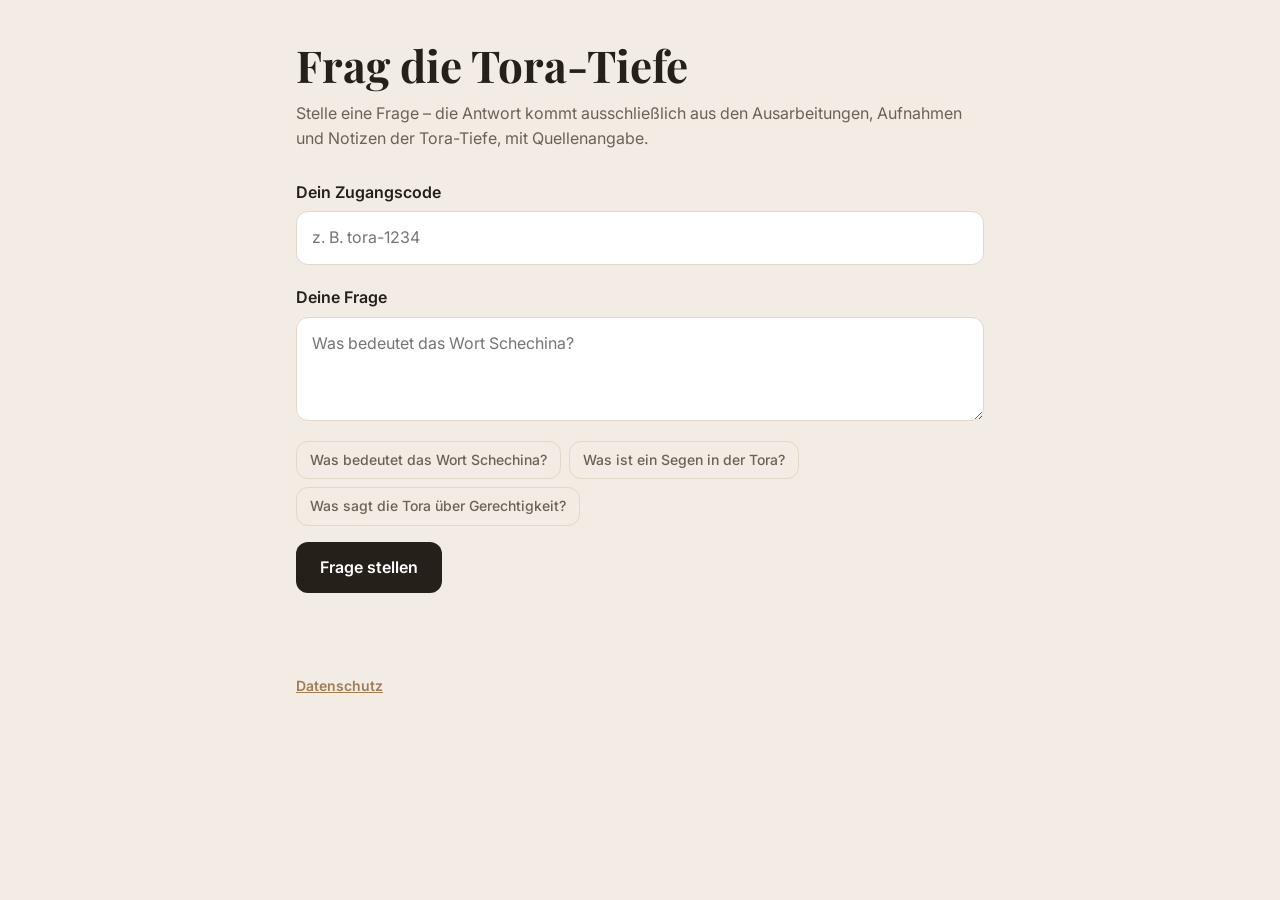
<file: index.html>
<!doctype html>
<html lang="de">
<head>
<meta charset="utf-8"><meta name="viewport" content="width=device-width, initial-scale=1">
<title>Tora-Tiefe Fragen</title>
<link rel="preconnect" href="https://fonts.googleapis.com">
<link href="https://fonts.googleapis.com/css2?family=Inter:wght@400;500;600&family=Playfair+Display:wght@500;700&display=swap" rel="stylesheet">
<link rel="stylesheet" href="app.css">
</head>
<body>
<main class="wrap">
  <h1>Frag die Tora-Tiefe</h1>
  <p class="lead">Stelle eine Frage – die Antwort kommt ausschließlich aus den Ausarbeitungen, Aufnahmen und Notizen der Tora-Tiefe, mit Quellenangabe.</p>

  <label for="code">Dein Zugangscode</label>
  <input id="code" autocomplete="off" autocapitalize="off" placeholder="z. B. tora-1234">

  <label for="q">Deine Frage</label>
  <textarea id="q" rows="3" maxlength="500" dir="auto" placeholder="Was bedeutet das Wort Schechina?"></textarea>
  <div class="examples" id="examples"></div>
  <button id="go">Frage stellen</button>

  <div id="status" role="status" aria-live="polite"></div>
  <section id="answer" hidden>
    <h2>Antwort</h2>
    <div id="answer-text" dir="auto"></div>
    <p class="hint">Die KI kann sich irren. Lies die Quellen unten nach, bevor du dich auf die Antwort verlässt.</p>
    <h2 id="sources-title">Quellen</h2>
    <div id="sources"></div>
  </section>
  <footer><a href="datenschutz.html">Datenschutz</a></footer>
</main>
<script src="config.js"></script>
<script type="module" src="app.js"></script>
</body>
</html>
</file>
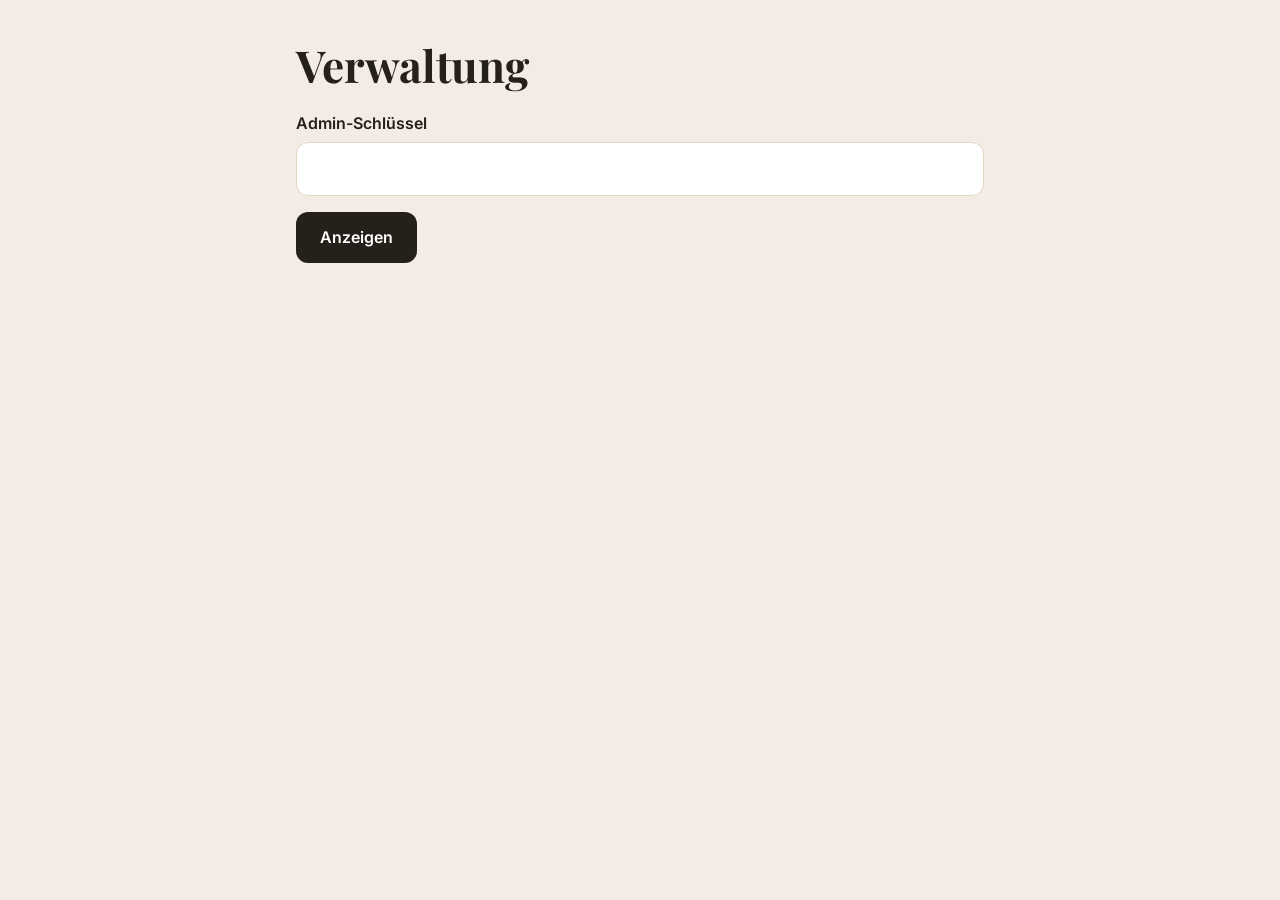
<file: admin.html>
<!doctype html>
<html lang="de"><head><meta charset="utf-8"><meta name="viewport" content="width=device-width, initial-scale=1">
<meta name="robots" content="noindex"><title>Verwaltung Tora-Fragen</title>
<link href="https://fonts.googleapis.com/css2?family=Inter:wght@400;500;600&family=Playfair+Display:wght@500;700&display=swap" rel="stylesheet">
<link rel="stylesheet" href="app.css"></head>
<body><main class="wrap">
<h1>Verwaltung</h1>
<label for="token">Admin-Schlüssel</label><input id="token" type="password" autocomplete="off">
<p><button id="load">Anzeigen</button></p><div id="status" role="status"></div>
<section id="panel" hidden>
  <h2>Budget diesen Monat</h2><div class="card" id="budget"></div>
  <h2>Quellen</h2><div id="sources"></div>
  <h2>Zugangscodes</h2><div id="codes"></div>
  <h3>Neuen Code anlegen</h3>
  <input id="n-code" placeholder="Code, mindestens 4 Zeichen"><input id="n-label" placeholder="Wer bekommt ihn?" style="margin-top:8px">
  <input id="n-limit" type="number" value="20" min="1" style="margin-top:8px"><p><button id="add">Code anlegen</button></p>
</section></main>
<script src="config.js"></script><script type="module" src="admin.js"></script></body></html>
</file>
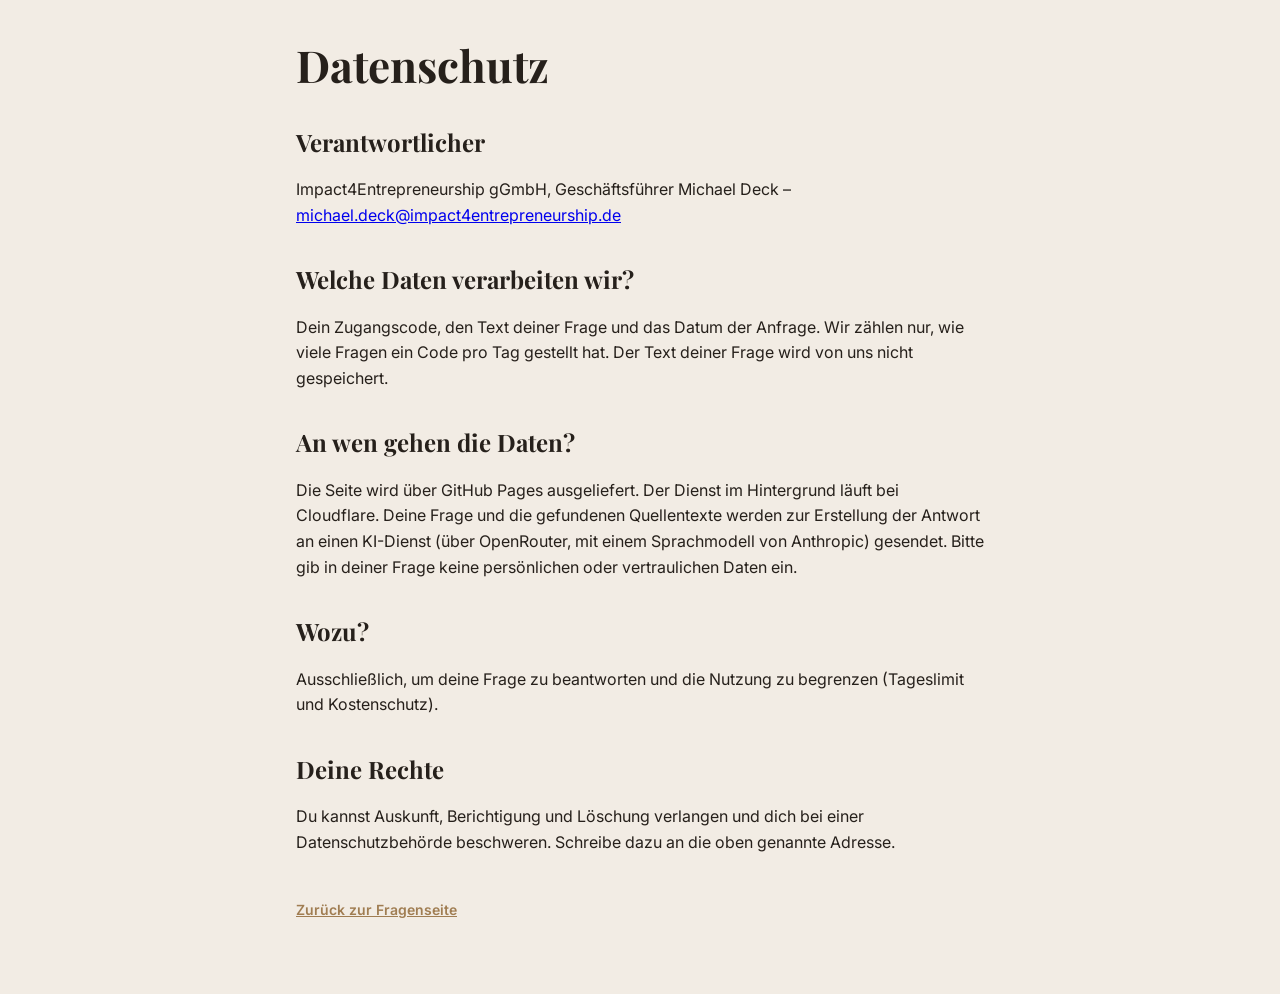
<file: datenschutz.html>
<!doctype html>
<html lang="de"><head><meta charset="utf-8"><meta name="viewport" content="width=device-width, initial-scale=1">
<title>Datenschutz</title>
<link href="https://fonts.googleapis.com/css2?family=Inter:wght@400;600&family=Playfair+Display:wght@500;700&display=swap" rel="stylesheet">
<link rel="stylesheet" href="app.css"></head>
<body><main class="wrap">
<!-- Vor Veröffentlichung rechtlich prüfen lassen. -->
<h1>Datenschutz</h1>
<h2>Verantwortlicher</h2>
<p>Impact4Entrepreneurship gGmbH, Geschäftsführer Michael Deck – <a href="mailto:michael.deck@impact4entrepreneurship.de">michael.deck@impact4entrepreneurship.de</a></p>
<h2>Welche Daten verarbeiten wir?</h2>
<p>Dein Zugangscode, den Text deiner Frage und das Datum der Anfrage. Wir zählen nur, wie viele Fragen ein Code pro Tag gestellt hat. Der Text deiner Frage wird von uns nicht gespeichert.</p>
<h2>An wen gehen die Daten?</h2>
<p>Die Seite wird über GitHub Pages ausgeliefert. Der Dienst im Hintergrund läuft bei Cloudflare. Deine Frage und die gefundenen Quellentexte werden zur Erstellung der Antwort an einen KI-Dienst (über OpenRouter, mit einem Sprachmodell von Anthropic) gesendet. Bitte gib in deiner Frage keine persönlichen oder vertraulichen Daten ein.</p>
<h2>Wozu?</h2>
<p>Ausschließlich, um deine Frage zu beantworten und die Nutzung zu begrenzen (Tageslimit und Kostenschutz).</p>
<h2>Deine Rechte</h2>
<p>Du kannst Auskunft, Berichtigung und Löschung verlangen und dich bei einer Datenschutzbehörde beschweren. Schreibe dazu an die oben genannte Adresse.</p>
<footer><a href="index.html">Zurück zur Fragenseite</a></footer>
</main></body></html>
</file>
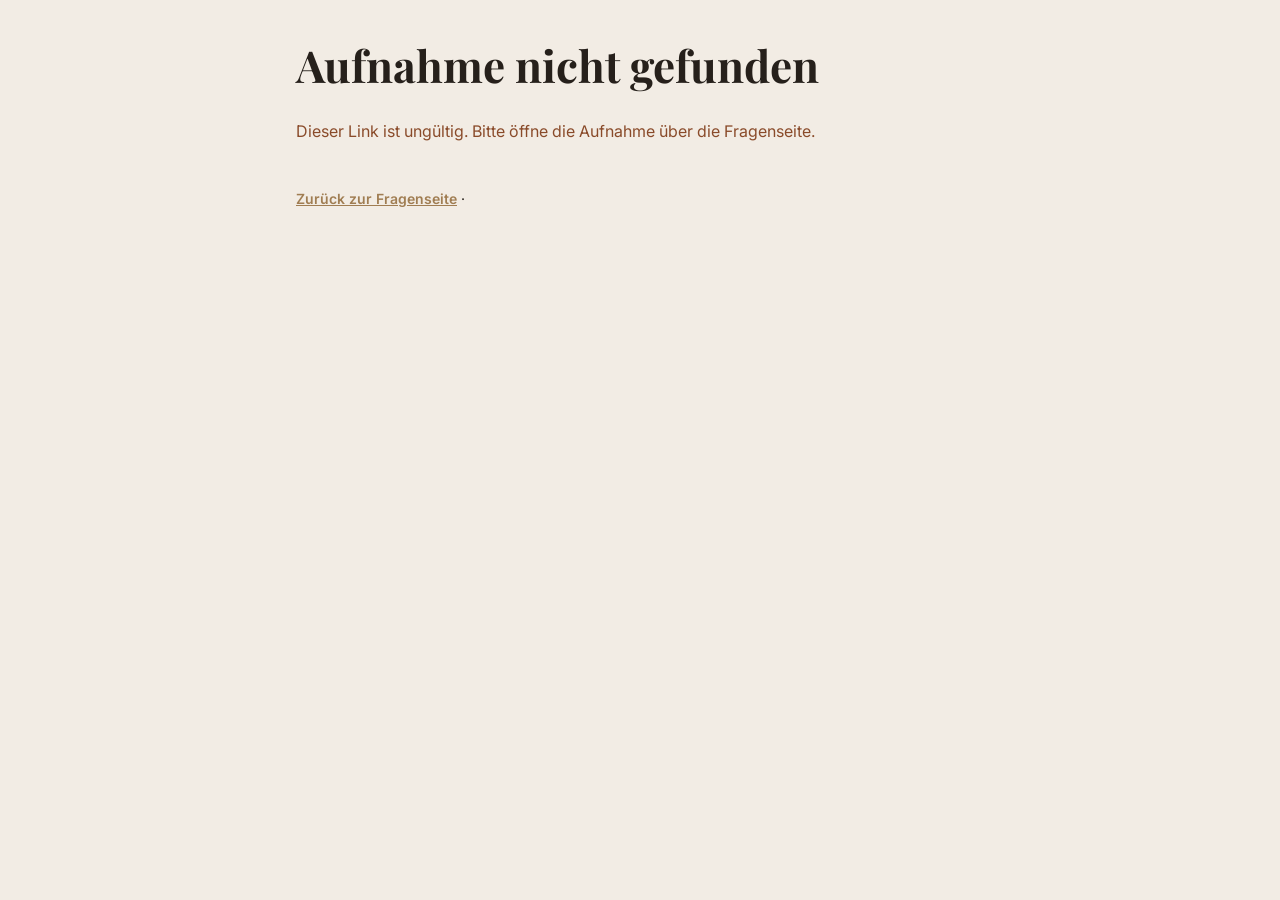
<file: player.html>
<!doctype html>
<html lang="de">
<head>
<meta charset="utf-8"><meta name="viewport" content="width=device-width, initial-scale=1">
<meta name="robots" content="noindex">
<title>Aufnahme anhören</title>
<link href="https://fonts.googleapis.com/css2?family=Inter:wght@400;500;600&family=Playfair+Display:wght@500;700&display=swap" rel="stylesheet">
<link rel="stylesheet" href="app.css">
</head>
<body>
<main class="wrap">
  <h1 id="title">Aufnahme</h1>
  <p class="lead" id="info"></p>
  <audio id="audio" controls preload="metadata" style="width:100%"></audio>
  <p><button id="play" hidden>Ab hier abspielen</button></p>
  <p id="status" role="status"></p>
  <footer><a href="index.html">Zurück zur Fragenseite</a> · <a id="direct" target="_blank" rel="noopener">Aufnahme direkt öffnen</a></footer>
</main>
<script type="module" src="player.js"></script>
</body>
</html>
</file>
<file: app.css>
:root { --bg:#F2ECE4; --card:#FFFFFF; --ink:#26201B; --grau:#6B6259; --accent:#A07D52; --line:#E3D8C8; --radius:18px; --schatten:0 10px 30px rgba(38,32,27,.08); }
* { box-sizing: border-box; }
body { margin:0; background:var(--bg); color:var(--ink); font-family:Inter,-apple-system,BlinkMacSystemFont,"Segoe UI",sans-serif; line-height:1.6; }
.wrap { max-width:720px; margin:0 auto; padding:40px 16px 72px; }
h1,h2,h3 { font-family:"Playfair Display",Georgia,serif; color:var(--ink); }
h1 { font-size:clamp(30px,6vw,44px); margin:0 0 10px; line-height:1.15; }
h2 { font-size:24px; margin:32px 0 12px; }
.lead { color:var(--grau); margin:0 0 28px; }
label { display:block; font-weight:600; margin:20px 0 6px; }
input,textarea { width:100%; padding:13px 15px; font:inherit; border:1px solid var(--line); border-radius:12px; background:var(--card); color:var(--ink); }
input:focus,textarea:focus { outline:2px solid var(--accent); outline-offset:1px; }
.examples { display:flex; flex-wrap:wrap; gap:8px; margin:12px 0 16px; }
.examples button { background:transparent; color:var(--grau); border:1px solid var(--line); padding:7px 13px; font-size:14px; font-weight:500; }
button { background:var(--ink); color:#fff; border:0; border-radius:12px; padding:13px 24px; font:inherit; font-weight:600; cursor:pointer; }
button:hover { background:var(--accent); }
button:disabled { opacity:.5; cursor:wait; }
#status { min-height:24px; margin-top:14px; color:#8a4b2a; }
#answer-text { white-space:pre-wrap; background:var(--card); border-radius:var(--radius); padding:20px; box-shadow:var(--schatten); }
.hint { font-size:14px; color:var(--grau); }
.card { background:var(--card); border-radius:var(--radius); padding:16px 18px; margin-bottom:12px; box-shadow:var(--schatten); }
.card .meta { font-size:13px; color:var(--accent); font-weight:600; }
.card h3 { margin:2px 0 6px; font-size:18px; }
.card p { margin:0 0 8px; font-size:15px; color:var(--grau); }
.card a, footer a { color:var(--accent); font-weight:600; }
footer { margin-top:44px; font-size:14px; }

.group { font-family:Inter,sans-serif; font-size:14px; font-weight:600; color:var(--grau); text-transform:none; margin:20px 0 10px; }
</file>
